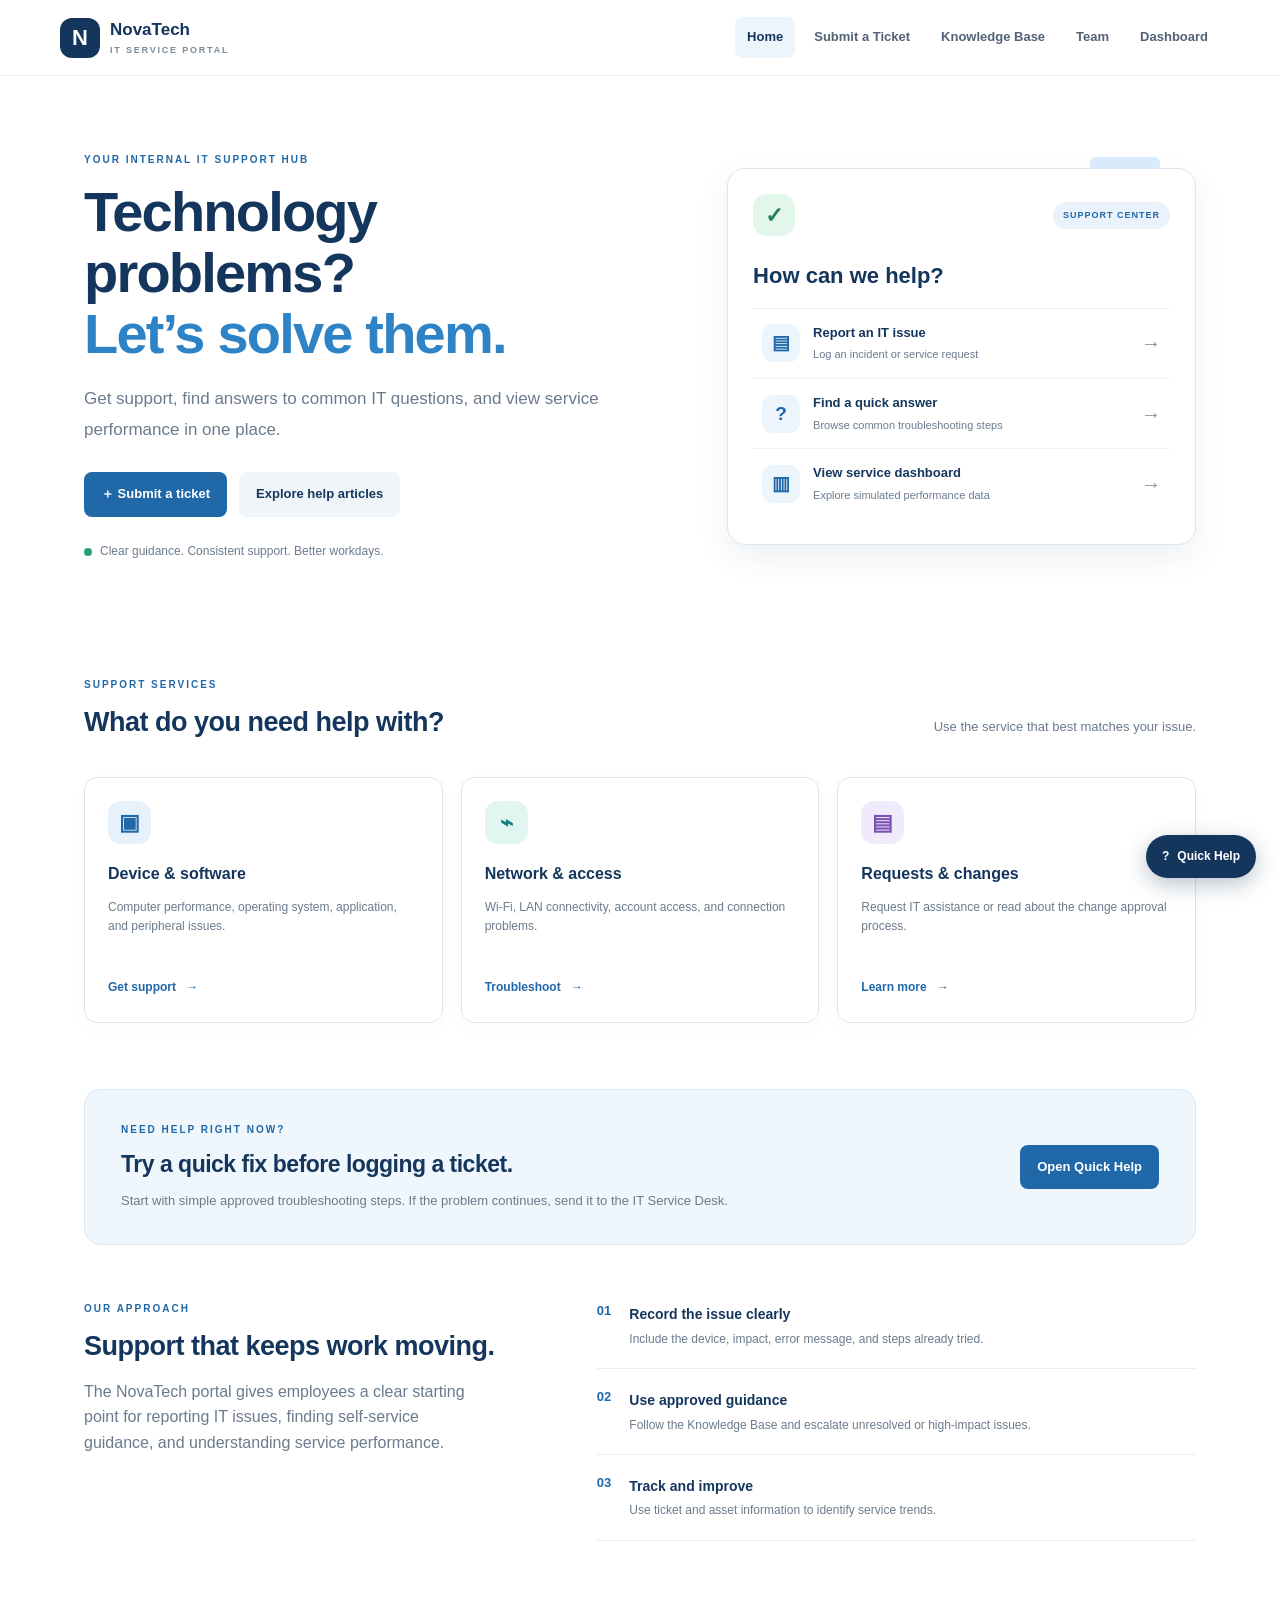
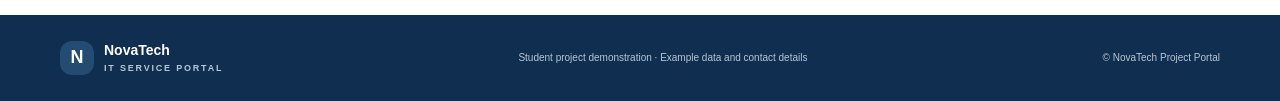
<file: index.html>
<!DOCTYPE html>
<html lang="en">
<head>
  <meta charset="UTF-8">
  <meta name="viewport" content="width=device-width, initial-scale=1.0">
  <title>NovaTech IT Service Portal</title>

  <meta
    http-equiv="refresh"
    content="0; url=./NovaTech_Public_Website/index.html"
  >

  <script>
    window.location.replace(
      "./NovaTech_Public_Website/index.html"
    );
  </script>
</head>
<body>
  <p>
    Opening NovaTech IT Service Portal...
    <a href="./NovaTech_Public_Website/index.html">
      Click here if the website does not open.
    </a>
  </p>
</body>
</html>
</file>
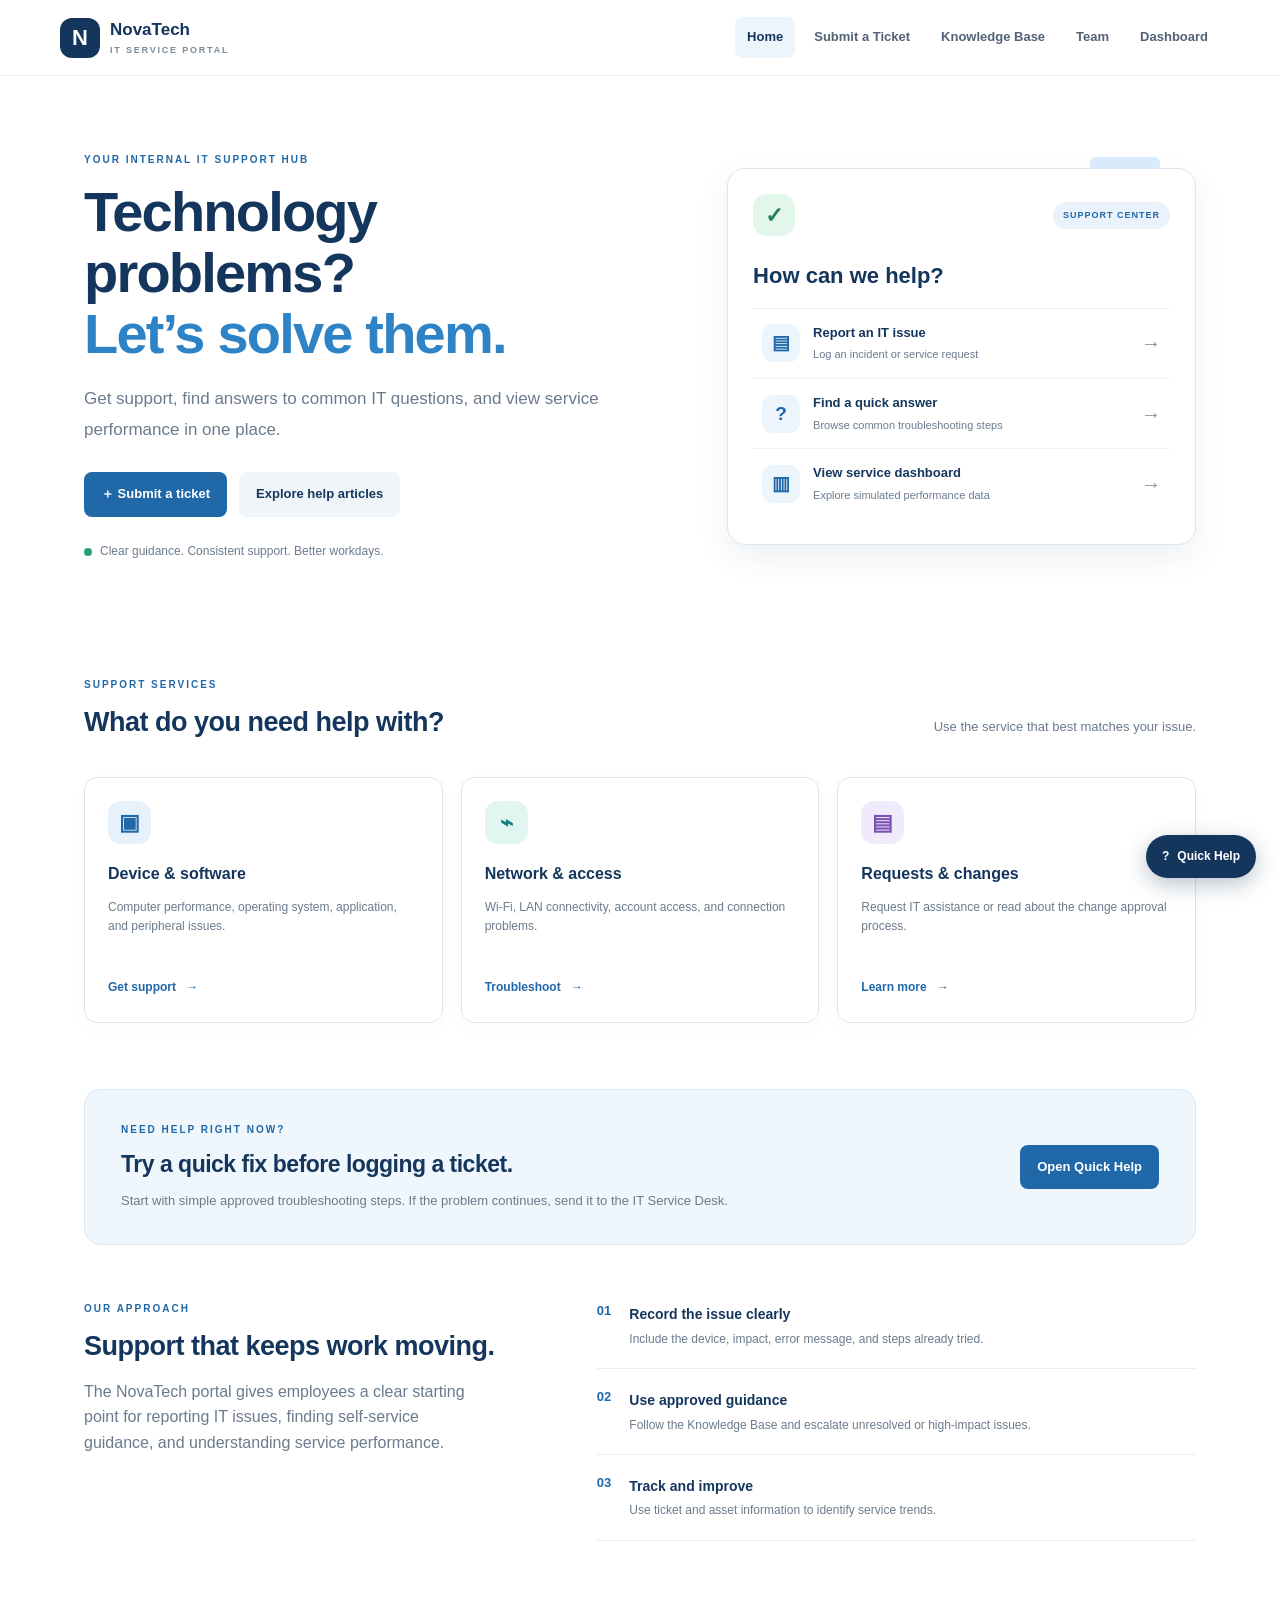
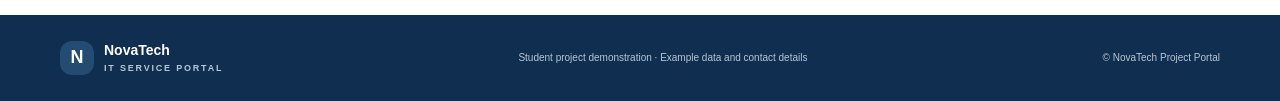
<file: NovaTech_Public_Website/index.html>
<!DOCTYPE html>
<html lang="en">
<head>
  <meta charset="UTF-8"><meta name="viewport" content="width=device-width, initial-scale=1.0">
  <title>NovaTech | IT Service Portal</title><link rel="stylesheet" href="css/style.css"><script src="js/script.js" defer></script>
</head>
<body>
<header class="site-header"><a class="brand" href="index.html"><span class="brand-mark">N</span><span>NovaTech <small>IT SERVICE PORTAL</small></span></a><button class="menu-toggle" aria-label="Toggle navigation" aria-expanded="false">☰</button><nav class="nav"><a class="active" href="index.html">Home</a><a href="submit-ticket.html">Submit a Ticket</a><a href="knowledge-base.html">Knowledge Base</a><a href="team.html">Team</a><a href="dashboard.html">Dashboard</a></nav></header>
<main>
  <section class="hero"><div class="hero-copy"><p class="eyebrow">YOUR INTERNAL IT SUPPORT HUB</p><h1>Technology problems?<br><span>Let’s solve them.</span></h1><p class="lead">Get support, find answers to common IT questions, and view service performance in one place.</p><div class="hero-actions"><a class="button button-primary" href="submit-ticket.html">＋ Submit a ticket</a><a class="button button-light" href="knowledge-base.html">Explore help articles</a></div><div class="hero-note"><span class="status-dot"></span> Clear guidance. Consistent support. Better workdays.</div></div><div class="hero-panel"><div class="panel-top"><span class="circle-icon">✓</span><span class="pill pill-blue">SUPPORT CENTER</span></div><h2>How can we help?</h2><a class="quick-link" href="submit-ticket.html"><span class="quick-icon">▤</span><span><b>Report an IT issue</b><small>Log an incident or service request</small></span><span class="arrow">→</span></a><a class="quick-link" href="knowledge-base.html"><span class="quick-icon">?</span><span><b>Find a quick answer</b><small>Browse common troubleshooting steps</small></span><span class="arrow">→</span></a><a class="quick-link" href="dashboard.html"><span class="quick-icon">▥</span><span><b>View service dashboard</b><small>Explore simulated performance data</small></span><span class="arrow">→</span></a></div></section>
  <section class="section"><div class="section-heading"><div><p class="eyebrow">SUPPORT SERVICES</p><h2>What do you need help with?</h2></div><p>Use the service that best matches your issue.</p></div><div class="grid-3"><article class="service-card"><div class="card-icon blue">▣</div><h3>Device & software</h3><p>Computer performance, operating system, application, and peripheral issues.</p><a href="submit-ticket.html">Get support <span>→</span></a></article><article class="service-card"><div class="card-icon teal">⌁</div><h3>Network & access</h3><p>Wi-Fi, LAN connectivity, account access, and connection problems.</p><a href="knowledge-base.html">Troubleshoot <span>→</span></a></article><article class="service-card"><div class="card-icon violet">▤</div><h3>Requests & changes</h3><p>Request IT assistance or read about the change approval process.</p><a href="knowledge-base.html#change-requests">Learn more <span>→</span></a></article></div></section>
  <section class="callout"><div><p class="eyebrow">NEED HELP RIGHT NOW?</p><h2>Try a quick fix before logging a ticket.</h2><p>Start with simple approved troubleshooting steps. If the problem continues, send it to the IT Service Desk.</p></div><button class="button button-primary" data-open-help>Open Quick Help</button></section>
  <section class="section two-col"><div><p class="eyebrow">OUR APPROACH</p><h2>Support that keeps work moving.</h2><p class="muted">The NovaTech portal gives employees a clear starting point for reporting IT issues, finding self-service guidance, and understanding service performance.</p></div><div class="principles"><div><span>01</span><section><b>Record the issue clearly</b><p>Include the device, impact, error message, and steps already tried.</p></section></div><div><span>02</span><section><b>Use approved guidance</b><p>Follow the Knowledge Base and escalate unresolved or high-impact issues.</p></section></div><div><span>03</span><section><b>Track and improve</b><p>Use ticket and asset information to identify service trends.</p></section></div></div></section>
</main>
<footer class="site-footer"><div class="brand brand-footer"><span class="brand-mark">N</span><span>NovaTech <small>IT SERVICE PORTAL</small></span></div><p>Student project demonstration · Example data and contact details</p><p>© NovaTech Project Portal</p></footer>
<div class="help-widget" aria-live="polite"><button class="help-fab" aria-expanded="false" aria-controls="help-panel">? <span>Quick Help</span></button><section class="help-panel" id="help-panel" hidden><div class="help-panel-head"><b>Quick Help</b><button class="help-close" aria-label="Close Quick Help">×</button></div><p>Select an issue to see first steps.</p><div class="help-options"><button data-help-topic="wifi">Wi-Fi problem</button><button data-help-topic="printer">Printer problem</button><button data-help-topic="slow">Slow computer</button></div><p class="help-answer" id="help-answer">Your suggested steps will appear here.</p><a class="button button-primary button-full" href="submit-ticket.html">Submit a ticket</a></section></div>
</body></html>
</file>
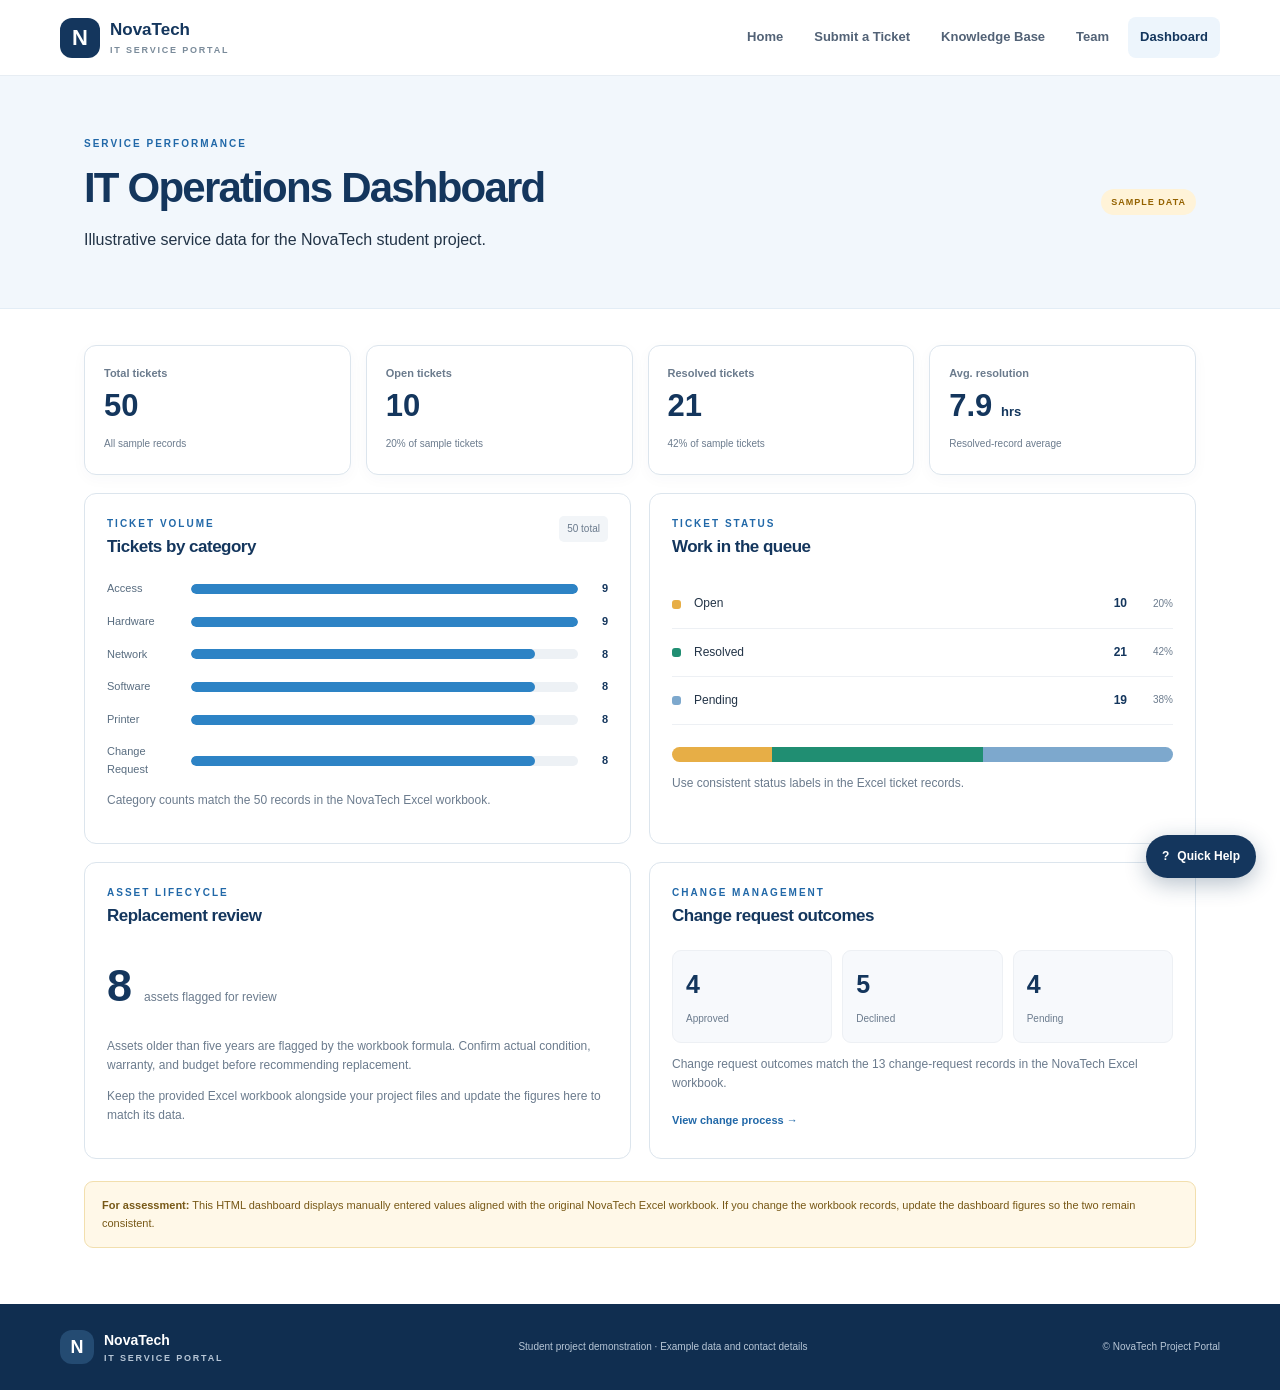
<file: NovaTech_Public_Website/dashboard.html>
<!DOCTYPE html><html lang="en"><head><meta charset="UTF-8"><meta name="viewport" content="width=device-width, initial-scale=1.0"><title>Service Dashboard | NovaTech</title><link rel="stylesheet" href="css/style.css"><script src="js/script.js" defer></script></head><body>
<header class="site-header"><a class="brand" href="index.html"><span class="brand-mark">N</span><span>NovaTech <small>IT SERVICE PORTAL</small></span></a><button class="menu-toggle" aria-label="Toggle navigation" aria-expanded="false">☰</button><nav class="nav"><a href="index.html">Home</a><a href="submit-ticket.html">Submit a Ticket</a><a href="knowledge-base.html">Knowledge Base</a><a href="team.html">Team</a><a class="active" href="dashboard.html">Dashboard</a></nav></header>
<main><section class="page-hero dashboard-hero"><div><p class="eyebrow">SERVICE PERFORMANCE</p><h1>IT Operations Dashboard</h1><p>Illustrative service data for the NovaTech student project.</p></div><span class="pill pill-warning">SAMPLE DATA</span></section><section class="section dashboard-section"><div class="metric-grid"><article class="metric-card"><span>Total tickets</span><strong>50</strong><small>All sample records</small></article><article class="metric-card"><span>Open tickets</span><strong>10</strong><small>20% of sample tickets</small></article><article class="metric-card"><span>Resolved tickets</span><strong>21</strong><small>42% of sample tickets</small></article><article class="metric-card"><span>Avg. resolution</span><strong>7.9 <small>hrs</small></strong><small>Resolved-record average</small></article></div><div class="chart-grid"><article class="chart-card"><div class="chart-title"><div><p class="eyebrow">TICKET VOLUME</p><h2>Tickets by category</h2></div><span class="chart-tag">50 total</span></div><div class="bar-chart"><div class="bar-row"><span>Access</span><div class="bar-track"><div class="bar-fill" style="width:100%"></div></div><b>9</b></div><div class="bar-row"><span>Hardware</span><div class="bar-track"><div class="bar-fill" style="width:100%"></div></div><b>9</b></div><div class="bar-row"><span>Network</span><div class="bar-track"><div class="bar-fill" style="width:89%"></div></div><b>8</b></div><div class="bar-row"><span>Software</span><div class="bar-track"><div class="bar-fill" style="width:89%"></div></div><b>8</b></div><div class="bar-row"><span>Printer</span><div class="bar-track"><div class="bar-fill" style="width:89%"></div></div><b>8</b></div><div class="bar-row"><span>Change Request</span><div class="bar-track"><div class="bar-fill" style="width:89%"></div></div><b>8</b></div></div><p class="tiny muted">Category counts match the 50 records in the NovaTech Excel workbook.</p></article><article class="chart-card"><div class="chart-title"><div><p class="eyebrow">TICKET STATUS</p><h2>Work in the queue</h2></div></div><div class="status-list"><div><span class="status-swatch swatch-open"></span><span>Open</span><b>10</b><small>20%</small></div><div><span class="status-swatch swatch-resolved"></span><span>Resolved</span><b>21</b><small>42%</small></div><div><span class="status-swatch swatch-pending"></span><span>Pending</span><b>19</b><small>38%</small></div></div><div class="stacked-bar"><span class="stack-open"></span><span class="stack-resolved"></span><span class="stack-pending"></span></div><p class="tiny muted">Use consistent status labels in the Excel ticket records.</p></article><article class="chart-card"><div class="chart-title"><div><p class="eyebrow">ASSET LIFECYCLE</p><h2>Replacement review</h2></div></div><div class="big-summary"><strong>8</strong><span>assets flagged for review</span></div><p class="muted">Assets older than five years are flagged by the workbook formula. Confirm actual condition, warranty, and budget before recommending replacement.</p><p class="tiny muted">Keep the provided Excel workbook alongside your project files and update the figures here to match its data.</p></article><article class="chart-card"><div class="chart-title"><div><p class="eyebrow">CHANGE MANAGEMENT</p><h2>Change request outcomes</h2></div></div><div class="change-stats"><div><strong>4</strong><span>Approved</span></div><div><strong>5</strong><span>Declined</span></div><div><strong>4</strong><span>Pending</span></div></div><p class="tiny muted">Change request outcomes match the 13 change-request records in the NovaTech Excel workbook.</p><a href="knowledge-base.html#change-requests" class="text-link">View change process →</a></article></div><div class="notice"><b>For assessment:</b> This HTML dashboard displays manually entered values aligned with the original NovaTech Excel workbook. If you change the workbook records, update the dashboard figures so the two remain consistent.</div></section></main>
<footer class="site-footer"><div class="brand brand-footer"><span class="brand-mark">N</span><span>NovaTech <small>IT SERVICE PORTAL</small></span></div><p>Student project demonstration · Example data and contact details</p><p>© NovaTech Project Portal</p></footer><div class="help-widget"><button class="help-fab" aria-expanded="false" aria-controls="help-panel">? <span>Quick Help</span></button><section class="help-panel" id="help-panel" hidden><div class="help-panel-head"><b>Quick Help</b><button class="help-close" aria-label="Close Quick Help">×</button></div><p>Select an issue to see first steps.</p><div class="help-options"><button data-help-topic="wifi">Wi-Fi problem</button><button data-help-topic="printer">Printer problem</button><button data-help-topic="slow">Slow computer</button></div><p class="help-answer" id="help-answer">Your suggested steps will appear here.</p><a class="button button-primary button-full" href="submit-ticket.html">Submit a ticket</a></section></div></body></html>
</file>
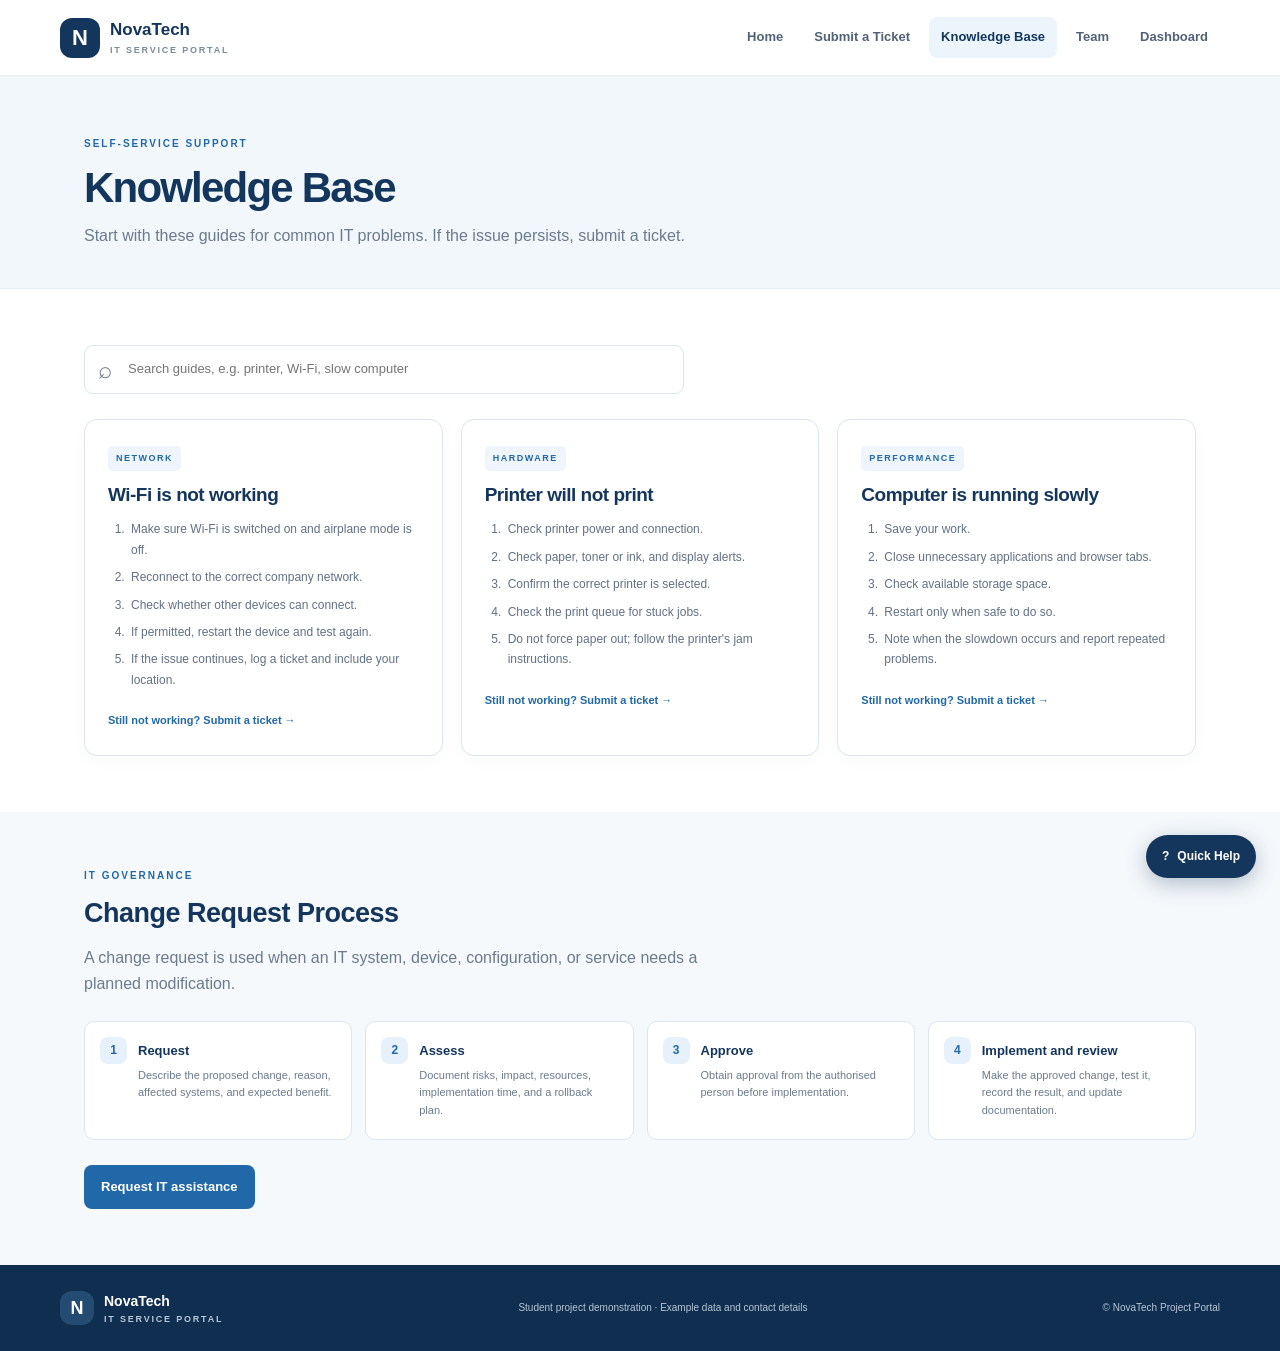
<file: NovaTech_Public_Website/knowledge-base.html>
<!DOCTYPE html><html lang="en"><head><meta charset="UTF-8"><meta name="viewport" content="width=device-width, initial-scale=1.0"><title>Knowledge Base | NovaTech</title><link rel="stylesheet" href="css/style.css"><script src="js/script.js" defer></script></head><body>
<header class="site-header"><a class="brand" href="index.html"><span class="brand-mark">N</span><span>NovaTech <small>IT SERVICE PORTAL</small></span></a><button class="menu-toggle" aria-label="Toggle navigation" aria-expanded="false">☰</button><nav class="nav"><a href="index.html">Home</a><a href="submit-ticket.html">Submit a Ticket</a><a class="active" href="knowledge-base.html">Knowledge Base</a><a href="team.html">Team</a><a href="dashboard.html">Dashboard</a></nav></header>
<main><section class="page-hero"><p class="eyebrow">SELF-SERVICE SUPPORT</p><h1>Knowledge Base</h1><p>Start with these guides for common IT problems. If the issue persists, submit a ticket.</p></section><section class="section"><div class="search-box"><span>⌕</span><input id="kb-search" type="search" placeholder="Search guides, e.g. printer, Wi-Fi, slow computer" aria-label="Search Knowledge Base"></div><div class="grid-3 kb-grid"><article class="article-card" data-search="wifi wi-fi network connection internet lan"><span class="article-label">NETWORK</span><h2>Wi-Fi is not working</h2><ol><li>Make sure Wi-Fi is switched on and airplane mode is off.</li><li>Reconnect to the correct company network.</li><li>Check whether other devices can connect.</li><li>If permitted, restart the device and test again.</li><li>If the issue continues, log a ticket and include your location.</li></ol><a href="submit-ticket.html">Still not working? Submit a ticket →</a></article><article class="article-card" data-search="printer printing paper jam toner ink queue"><span class="article-label">HARDWARE</span><h2>Printer will not print</h2><ol><li>Check printer power and connection.</li><li>Check paper, toner or ink, and display alerts.</li><li>Confirm the correct printer is selected.</li><li>Check the print queue for stuck jobs.</li><li>Do not force paper out; follow the printer's jam instructions.</li></ol><a href="submit-ticket.html">Still not working? Submit a ticket →</a></article><article class="article-card" data-search="computer slow performance memory storage restart applications"><span class="article-label">PERFORMANCE</span><h2>Computer is running slowly</h2><ol><li>Save your work.</li><li>Close unnecessary applications and browser tabs.</li><li>Check available storage space.</li><li>Restart only when safe to do so.</li><li>Note when the slowdown occurs and report repeated problems.</li></ol><a href="submit-ticket.html">Still not working? Submit a ticket →</a></article></div><p id="no-results" class="muted" hidden>No matching articles. Try another search or submit a support ticket.</p></section><section class="section change-section" id="change-requests"><div><p class="eyebrow">IT GOVERNANCE</p><h2>Change Request Process</h2><p class="muted">A change request is used when an IT system, device, configuration, or service needs a planned modification.</p></div><div class="process-list"><div><span>1</span><div><b>Request</b><p>Describe the proposed change, reason, affected systems, and expected benefit.</p></div></div><div><span>2</span><div><b>Assess</b><p>Document risks, impact, resources, implementation time, and a rollback plan.</p></div></div><div><span>3</span><div><b>Approve</b><p>Obtain approval from the authorised person before implementation.</p></div></div><div><span>4</span><div><b>Implement and review</b><p>Make the approved change, test it, record the result, and update documentation.</p></div></div></div><a class="button button-primary" href="submit-ticket.html">Request IT assistance</a></section></main>
<footer class="site-footer"><div class="brand brand-footer"><span class="brand-mark">N</span><span>NovaTech <small>IT SERVICE PORTAL</small></span></div><p>Student project demonstration · Example data and contact details</p><p>© NovaTech Project Portal</p></footer><div class="help-widget"><button class="help-fab" aria-expanded="false" aria-controls="help-panel">? <span>Quick Help</span></button><section class="help-panel" id="help-panel" hidden><div class="help-panel-head"><b>Quick Help</b><button class="help-close" aria-label="Close Quick Help">×</button></div><p>Select an issue to see first steps.</p><div class="help-options"><button data-help-topic="wifi">Wi-Fi problem</button><button data-help-topic="printer">Printer problem</button><button data-help-topic="slow">Slow computer</button></div><p class="help-answer" id="help-answer">Your suggested steps will appear here.</p><a class="button button-primary button-full" href="submit-ticket.html">Submit a ticket</a></section></div></body></html>
</file>
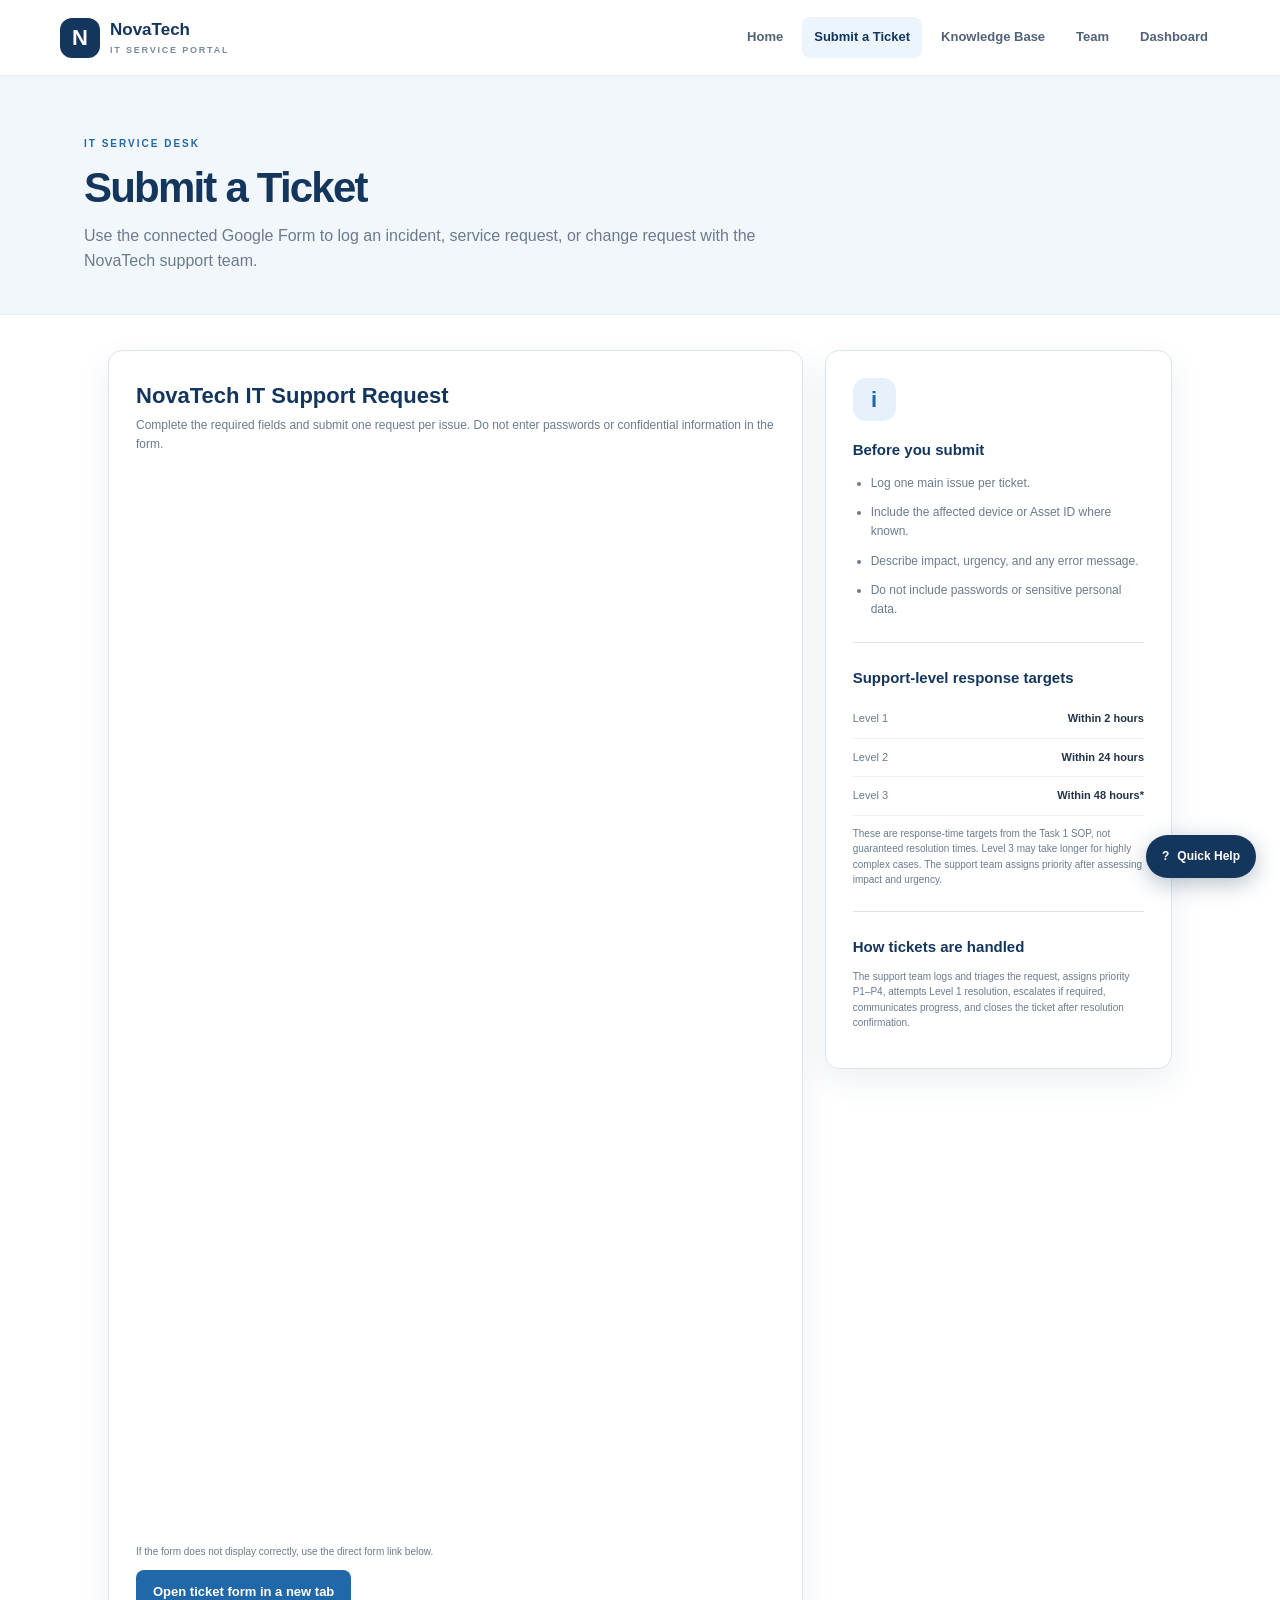
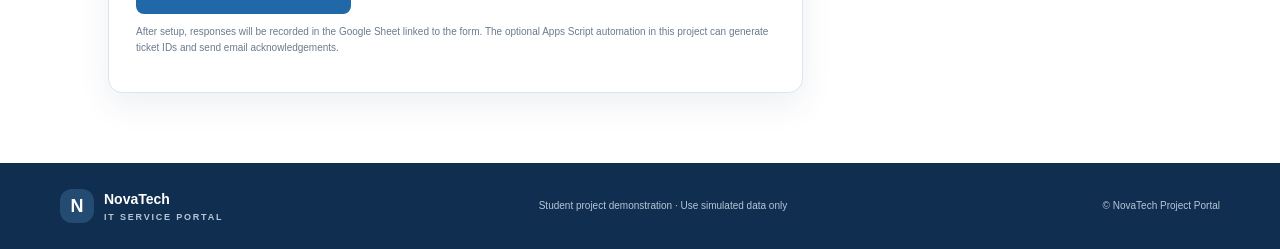
<file: NovaTech_Public_Website/submit-ticket.html>
<!DOCTYPE html>
<html lang="en">
<head>
  <meta charset="UTF-8">
  <meta name="viewport" content="width=device-width, initial-scale=1.0">
  <title>Submit a Ticket | NovaTech</title>
  <link rel="stylesheet" href="css/style.css">
  <script src="js/google-form-config.js" defer></script>
  <script src="js/script.js" defer></script>
</head>
<body>
<header class="site-header">
  <a class="brand" href="index.html"><span class="brand-mark">N</span><span>NovaTech <small>IT SERVICE PORTAL</small></span></a>
  <button class="menu-toggle" aria-label="Toggle navigation" aria-expanded="false">☰</button>
  <nav class="nav"><a href="index.html">Home</a><a class="active" href="submit-ticket.html">Submit a Ticket</a><a href="knowledge-base.html">Knowledge Base</a><a href="team.html">Team</a><a href="dashboard.html">Dashboard</a></nav>
</header>
<main>
  <section class="page-hero">
    <p class="eyebrow">IT SERVICE DESK</p>
    <h1>Submit a Ticket</h1>
    <p>Use the connected Google Form to log an incident, service request, or change request with the NovaTech support team.</p>
  </section>
  <section class="content-layout">
    <div class="form-card">
      <h2>NovaTech IT Support Request</h2>
      <p class="muted">Complete the required fields and submit one request per issue. Do not enter passwords or confidential information in the form.</p>
      <div id="google-form-setup-note" class="notice" role="status">
        <strong>Google Form connection not set up yet.</strong><br>
        Create and publish your required Google Form, copy its responder and embed links, then paste them into <code>js/google-form-config.js</code>. The form will appear here after you save the file and refresh this page.
        <p><a href="https://forms.google.com" target="_blank" rel="noopener">Open Google Forms to create the ticket form ↗</a></p>
      </div>
      <div id="google-form-connected" hidden>
        <iframe id="google-form-frame" title="NovaTech IT Support Request Google Form" loading="lazy" width="100%" height="1050" frameborder="0" marginheight="0" marginwidth="0">Loading…</iframe>
        <p class="form-note">If the form does not display correctly, use the direct form link below.</p>
        <a id="google-form-open-link" class="button button-primary" href="#" target="_blank" rel="noopener">Open ticket form in a new tab</a>
      </div>
      <p class="form-note">After setup, responses will be recorded in the Google Sheet linked to the form. The optional Apps Script automation in this project can generate ticket IDs and send email acknowledgements.</p>
    </div>
    <aside class="side-card">
      <div class="card-icon blue">i</div>
      <h3>Before you submit</h3>
      <ul class="check-list">
        <li>Log one main issue per ticket.</li>
        <li>Include the affected device or Asset ID where known.</li>
        <li>Describe impact, urgency, and any error message.</li>
        <li>Do not include passwords or sensitive personal data.</li>
      </ul>
      <hr>
      <h3>Support-level response targets</h3>
      <div class="sla-row"><span>Level 1</span><b>Within 2 hours</b></div>
      <div class="sla-row"><span>Level 2</span><b>Within 24 hours</b></div>
      <div class="sla-row"><span>Level 3</span><b>Within 48 hours*</b></div>
      <p class="tiny muted">These are response-time targets from the Task 1 SOP, not guaranteed resolution times. Level 3 may take longer for highly complex cases. The support team assigns priority after assessing impact and urgency.</p>
      <hr>
      <h3>How tickets are handled</h3>
      <p class="tiny muted">The support team logs and triages the request, assigns priority P1–P4, attempts Level 1 resolution, escalates if required, communicates progress, and closes the ticket after resolution confirmation.</p>
    </aside>
  </section>
</main>
<footer class="site-footer"><div class="brand brand-footer"><span class="brand-mark">N</span><span>NovaTech <small>IT SERVICE PORTAL</small></span></div><p>Student project demonstration · Use simulated data only</p><p>© NovaTech Project Portal</p></footer>
<div class="help-widget"><button class="help-fab" aria-expanded="false" aria-controls="help-panel">? <span>Quick Help</span></button><section class="help-panel" id="help-panel" hidden><div class="help-panel-head"><b>Quick Help</b><button class="help-close" aria-label="Close Quick Help">×</button></div><p>Select an issue to see first steps.</p><div class="help-options"><button data-help-topic="wifi">Wi-Fi problem</button><button data-help-topic="printer">Printer problem</button><button data-help-topic="slow">Slow computer</button></div><p class="help-answer" id="help-answer">Your suggested steps will appear here.</p><a class="button button-primary button-full" href="submit-ticket.html">Submit a ticket</a></section></div>
</body>
</html>
</file>
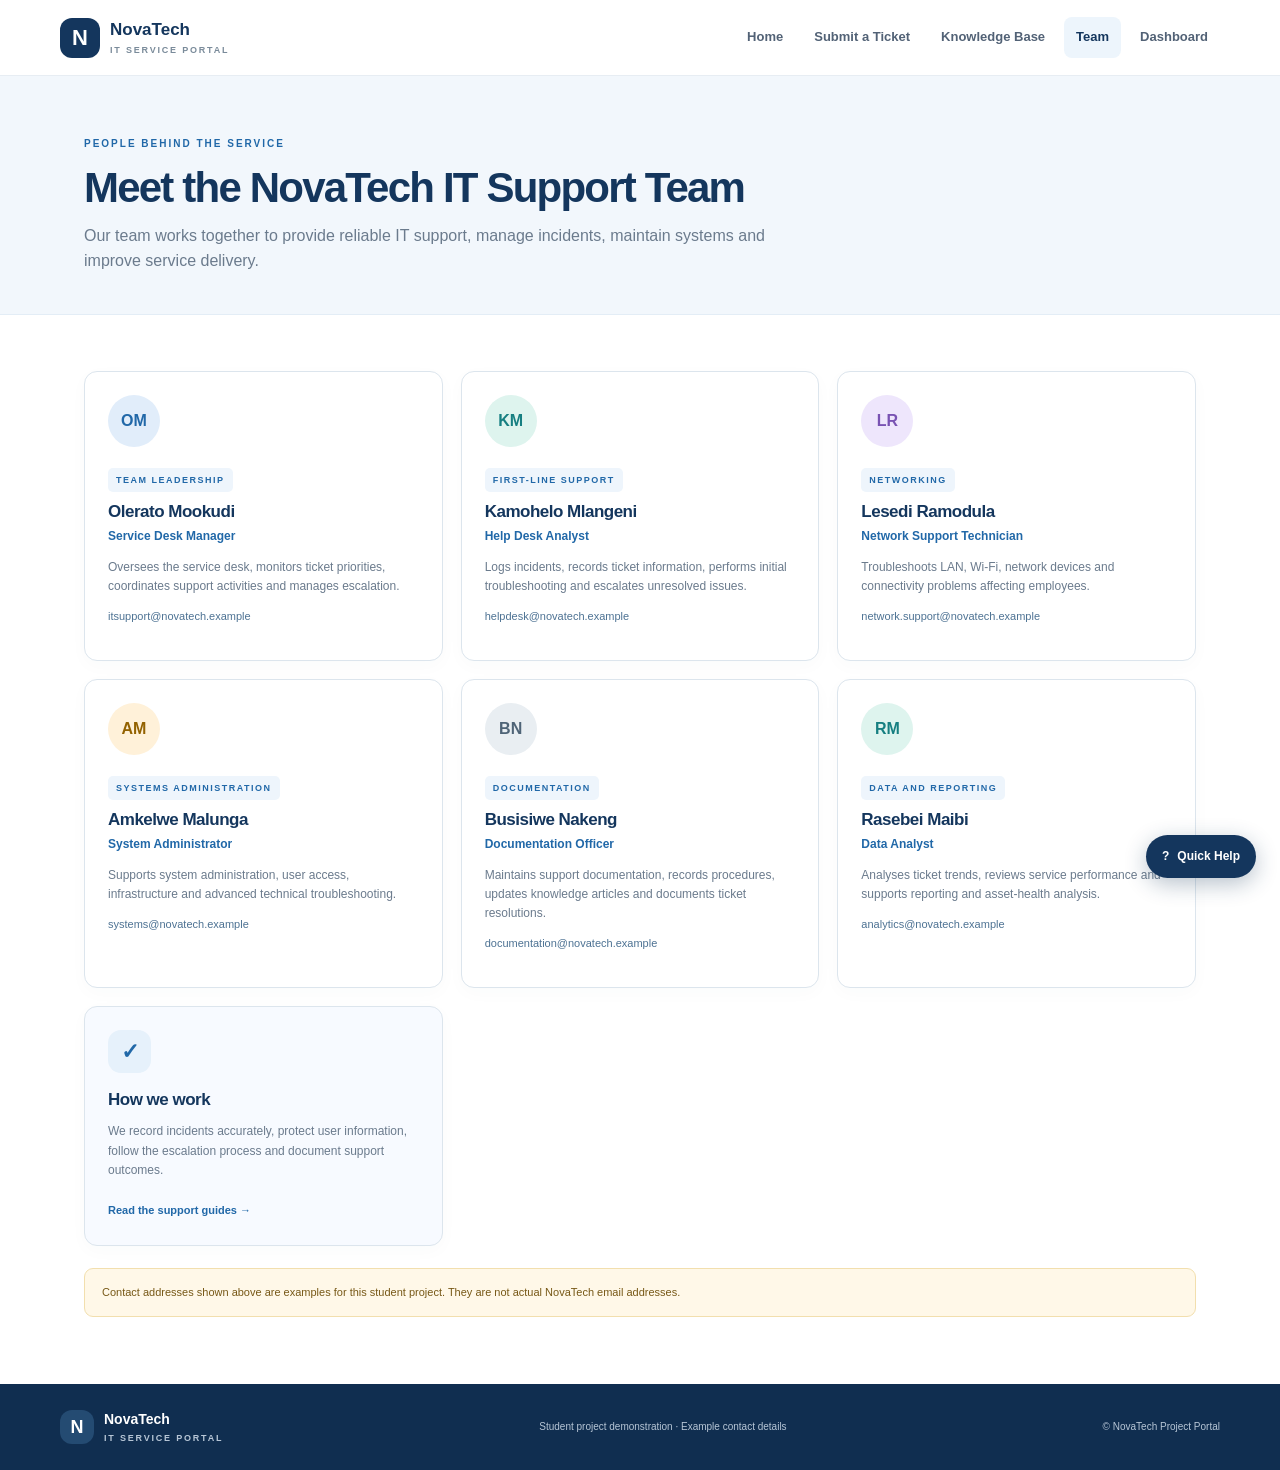
<file: NovaTech_Public_Website/team.html>
<!DOCTYPE html>
<html lang="en">
<head>
  <meta charset="UTF-8">
  <meta name="viewport" content="width=device-width, initial-scale=1.0">
  <title>Our Team | NovaTech</title>
  <link rel="stylesheet" href="css/style.css">
  <script src="js/script.js" defer></script>
</head>
<body>

<header class="site-header">
  <a class="brand" href="index.html">
    <span class="brand-mark">N</span>
    <span>NovaTech
      <small>IT SERVICE PORTAL</small>
    </span>
  </a>

  <button class="menu-toggle"
          aria-label="Toggle navigation"
          aria-expanded="false">☰</button>

  <nav class="nav">
    <a href="index.html">Home</a>
    <a href="submit-ticket.html">Submit a Ticket</a>
    <a href="knowledge-base.html">Knowledge Base</a>
    <a class="active" href="team.html">Team</a>
    <a href="dashboard.html">Dashboard</a>
  </nav>
</header>

<main>
  <section class="page-hero">
    <p class="eyebrow">PEOPLE BEHIND THE SERVICE</p>
    <h1>Meet the NovaTech IT Support Team</h1>
    <p>
      Our team works together to provide reliable IT support,
      manage incidents, maintain systems and improve service delivery.
    </p>
  </section>

  <section class="section">
    <div class="grid-3 team-grid">

      <article class="team-card">
        <div class="avatar">OM</div>
        <span class="article-label">TEAM LEADERSHIP</span>
        <h2>Olerato Mookudi</h2>
        <p class="role">Service Desk Manager</p>
        <p>
          Oversees the service desk, monitors ticket priorities,
          coordinates support activities and manages escalation.
        </p>
        <p class="contact-line">itsupport@novatech.example</p>
      </article>

      <article class="team-card">
        <div class="avatar avatar-teal">KM</div>
        <span class="article-label">FIRST-LINE SUPPORT</span>
        <h2>Kamohelo Mlangeni</h2>
        <p class="role">Help Desk Analyst</p>
        <p>
          Logs incidents, records ticket information, performs
          initial troubleshooting and escalates unresolved issues.
        </p>
        <p class="contact-line">helpdesk@novatech.example</p>
      </article>

      <article class="team-card">
        <div class="avatar avatar-violet">LR</div>
        <span class="article-label">NETWORKING</span>
        <h2>Lesedi Ramodula</h2>
        <p class="role">Network Support Technician</p>
        <p>
          Troubleshoots LAN, Wi-Fi, network devices and
          connectivity problems affecting employees.
        </p>
        <p class="contact-line">network.support@novatech.example</p>
      </article>

      <article class="team-card">
        <div class="avatar avatar-gold">AM</div>
        <span class="article-label">SYSTEMS ADMINISTRATION</span>
        <h2>Amkelwe Malunga</h2>
        <p class="role">System Administrator</p>
        <p>
          Supports system administration, user access,
          infrastructure and advanced technical troubleshooting.
        </p>
        <p class="contact-line">systems@novatech.example</p>
      </article>

      <article class="team-card">
        <div class="avatar avatar-slate">BN</div>
        <span class="article-label">DOCUMENTATION</span>
        <h2>Busisiwe Nakeng</h2>
        <p class="role">Documentation Officer</p>
        <p>
          Maintains support documentation, records procedures,
          updates knowledge articles and documents ticket resolutions.
        </p>
        <p class="contact-line">documentation@novatech.example</p>
      </article>

      <article class="team-card">
        <div class="avatar avatar-teal">RM</div>
        <span class="article-label">DATA AND REPORTING</span>
        <h2>Rasebei Maibi</h2>
        <p class="role">Data Analyst</p>
        <p>
          Analyses ticket trends, reviews service performance
          and supports reporting and asset-health analysis.
        </p>
        <p class="contact-line">analytics@novatech.example</p>
      </article>

      <article class="team-card team-note">
        <div class="card-icon blue">✓</div>
        <h2>How we work</h2>
        <p>
          We record incidents accurately, protect user information,
          follow the escalation process and document support outcomes.
        </p>
        <a href="knowledge-base.html">Read the support guides →</a>
      </article>

    </div>

    <p class="notice">
      Contact addresses shown above are examples for this student project.
      They are not actual NovaTech email addresses.
    </p>
  </section>
</main>

<footer class="site-footer">
  <div class="brand brand-footer">
    <span class="brand-mark">N</span>
    <span>NovaTech
      <small>IT SERVICE PORTAL</small>
    </span>
  </div>
  <p>Student project demonstration · Example contact details</p>
  <p>© NovaTech Project Portal</p>
</footer>

<div class="help-widget">
  <button class="help-fab"
          aria-expanded="false"
          aria-controls="help-panel">
    ? <span>Quick Help</span>
  </button>

  <section class="help-panel" id="help-panel" hidden>
    <div class="help-panel-head">
      <b>Quick Help</b>
      <button class="help-close" aria-label="Close Quick Help">×</button>
    </div>
    <p>Select an issue to see first steps.</p>
    <div class="help-options">
      <button data-help-topic="wifi">Wi-Fi problem</button>
      <button data-help-topic="printer">Printer problem</button>
      <button data-help-topic="slow">Slow computer</button>
    </div>
    <p class="help-answer" id="help-answer">
      Your suggested steps will appear here.
    </p>
    <a class="button button-primary button-full"
       href="submit-ticket.html">Submit a ticket</a>
  </section>
</div>

</body>
</html>
</file>
<file: NovaTech_Public_Website/css/style.css>
:root{--navy:#14365d;--blue:#2168a8;--blue2:#2d83c5;--pale:#edf5fc;--teal:#167f81;--ink:#233447;--muted:#6b7b8d;--line:#dce5ed;--bg:#f7f9fc;--white:#fff;--shadow:0 12px 32px rgba(27,59,89,.08)}*{box-sizing:border-box}html{scroll-behavior:smooth}body{margin:0;background:var(--white);font-family:Inter,Segoe UI,Arial,sans-serif;color:var(--ink);line-height:1.6}a{color:var(--blue);text-decoration:none}a:hover{text-decoration:underline}button,input,select,textarea{font:inherit}.site-header{height:auto;min-height:76px;padding:14px max(24px,calc((100% - 1160px)/2));display:flex;align-items:center;justify-content:space-between;gap:28px;border-bottom:1px solid #e7edf3;background:#fff;position:sticky;top:0;z-index:10}.brand{display:flex;align-items:center;gap:10px;color:var(--navy);font-size:17px;font-weight:800;line-height:1.15;white-space:nowrap}.brand:hover{text-decoration:none}.brand small{display:block;font-size:9px;letter-spacing:1.8px;font-weight:700;color:#7a8b9a;margin-top:5px}.brand-mark{width:40px;height:40px;border-radius:12px;display:grid;place-items:center;background:var(--navy);color:white;font-size:22px;font-weight:800}.nav{display:flex;align-items:center;gap:7px}.nav a{padding:10px 12px;border-radius:8px;color:#526276;font-size:13px;font-weight:650}.nav a:hover,.nav a.active{background:var(--pale);color:var(--navy);text-decoration:none}.menu-toggle{display:none;border:1px solid var(--line);border-radius:8px;background:#fff;color:var(--navy);padding:7px 11px}.hero{max-width:1160px;margin:auto;padding:76px 24px 60px;display:grid;grid-template-columns:1.1fr .9fr;gap:70px;align-items:center}.eyebrow{font-size:10px;letter-spacing:2px;font-weight:800;color:var(--blue);margin:0 0 13px}.hero h1,.page-hero h1{font-size:clamp(36px,4.6vw,56px);letter-spacing:-1.8px;line-height:1.09;color:var(--navy);margin:0 0 20px}.hero h1 span{color:var(--blue2)}.lead{font-size:17px;max-width:520px;color:var(--muted);line-height:1.8}.hero-actions{display:flex;flex-wrap:wrap;gap:12px;margin:27px 0 25px}.button{display:inline-flex;align-items:center;justify-content:center;border:0;border-radius:8px;padding:12px 17px;font-size:13px;font-weight:750;cursor:pointer;text-decoration:none;transition:transform .15s,background .15s}.button:hover{text-decoration:none;transform:translateY(-1px)}.button-primary{background:var(--blue);color:#fff}.button-primary:hover{background:var(--navy);color:#fff}.button-light{background:#f0f5f9;color:var(--navy)}.button-full{width:100%}.hero-note{font-size:12px;color:var(--muted);display:flex;align-items:center;gap:8px}.status-dot{width:8px;height:8px;border-radius:100%;background:#27a37a;display:inline-block}.hero-panel{background:#fff;border:1px solid var(--line);border-radius:18px;padding:25px;box-shadow:var(--shadow);position:relative}.hero-panel:before{content:"";position:absolute;top:-12px;right:35px;width:70px;height:12px;border-radius:6px 6px 0 0;background:#d9eafa}.panel-top{display:flex;align-items:center;justify-content:space-between;margin-bottom:22px}.circle-icon{width:42px;height:42px;display:grid;place-items:center;border-radius:14px;background:#e2f6ec;color:#208259;font-size:22px;font-weight:800}.pill{display:inline-flex;align-items:center;border-radius:999px;padding:6px 10px;font-size:9px;font-weight:800;letter-spacing:1px}.pill-blue{background:#eaf3fc;color:var(--blue)}.pill-warning{background:#fff3d8;color:#946200}.hero-panel h2{font-size:22px;margin:0 0 14px;color:var(--navy)}.quick-link{display:flex;align-items:center;gap:13px;padding:14px 9px;border-top:1px solid #edf1f5;color:var(--ink)}.quick-link:hover{background:#f8fbfe;text-decoration:none}.quick-link span:nth-child(2){flex:1}.quick-link b,.quick-link small{display:block}.quick-link b{font-size:13px;color:var(--navy)}.quick-link small{font-size:11px;color:var(--muted);margin-top:3px}.quick-icon{width:38px;height:38px;border-radius:11px;background:#edf5fc;display:grid;place-items:center;color:var(--blue);font-weight:800;font-size:19px}.arrow{font-size:20px;color:#7c91a4}.section{max-width:1160px;margin:auto;padding:56px 24px}.section-heading{display:flex;align-items:end;justify-content:space-between;gap:24px;margin-bottom:26px}.section h2,.callout h2{font-size:27px;letter-spacing:-.5px;line-height:1.2;color:var(--navy);margin:0 0 12px}.section-heading>p,.muted{color:var(--muted)}.section-heading>p{max-width:330px;font-size:13px}.grid-3{display:grid;grid-template-columns:repeat(3,minmax(0,1fr));gap:18px}.service-card,.article-card,.team-card{padding:23px;border:1px solid var(--line);border-radius:13px;background:#fff;box-shadow:0 5px 18px rgba(31,65,94,.025)}.card-icon{width:43px;height:43px;border-radius:13px;display:grid;place-items:center;font-size:22px;font-weight:750;margin-bottom:17px}.card-icon.blue{background:#e6f1fb;color:var(--blue)}.card-icon.teal{background:#e1f5f1;color:var(--teal)}.card-icon.violet{background:#f0eafd;color:#7953b3}.service-card h3{margin:0 0 7px;color:var(--navy);font-size:16px}.service-card p{font-size:12px;color:var(--muted);min-height:60px}.service-card a{display:inline-block;font-size:12px;font-weight:800;margin-top:8px}.service-card a span{padding-left:7px}.callout{max-width:1112px;margin:10px auto 0;padding:32px 36px;background:#eff6fc;border:1px solid #d9e8f6;border-radius:16px;display:flex;align-items:center;justify-content:space-between;gap:28px}.callout h2{font-size:23px}.callout p:not(.eyebrow){font-size:13px;color:var(--muted);max-width:630px;margin-bottom:0}.two-col{display:grid;grid-template-columns:.85fr 1.15fr;gap:70px;align-items:start}.two-col>div:first-child>p:last-child{max-width:390px}.principles>div{display:flex;gap:18px;padding:0 0 19px;margin-bottom:18px;border-bottom:1px solid #e8edf2}.principles>div>span{font-size:13px;color:var(--blue);font-weight:850}.principles b{color:var(--navy);font-size:14px}.principles p{color:var(--muted);font-size:12px;margin:3px 0 0}.site-footer{background:#102e50;color:#d7e2ee;padding:26px max(24px,calc((100% - 1160px)/2));display:flex;align-items:center;justify-content:space-between;gap:20px;font-size:10px}.site-footer p{margin:0;color:#b7c6d6}.brand-footer{color:#fff;font-size:14px}.brand-footer small{color:#b7c6d6}.brand-footer .brand-mark{background:#244b72;width:34px;height:34px;font-size:18px}.page-hero{padding:60px max(24px,calc((100% - 1112px)/2)) 40px;background:#f2f7fc;border-bottom:1px solid #e3edf6}.page-hero h1{font-size:42px;margin-bottom:12px}.page-hero>p:last-child{margin:0;color:var(--muted);max-width:710px}.content-layout{max-width:1112px;margin:auto;padding:35px 24px 70px;display:grid;grid-template-columns:1.5fr .75fr;gap:22px;align-items:start}.form-card,.side-card{padding:27px;border:1px solid var(--line);border-radius:14px;box-shadow:var(--shadow);background:white}.form-card h2{margin:0 0 3px;color:var(--navy);font-size:22px}.form-card>.muted{font-size:12px;margin:3px 0 22px}.form-grid{display:grid;grid-template-columns:1fr 1fr;gap:17px}.form-grid label{font-size:12px;font-weight:750;color:#334a60}.form-grid input,.form-grid select,.form-grid textarea{display:block;margin-top:7px;width:100%;border:1px solid #cfdae5;border-radius:7px;padding:11px 12px;background:#fff;color:var(--ink);font-size:13px;outline-color:#6da7d8}.form-grid textarea{resize:vertical}.full-width{grid-column:1/-1}.consent{display:flex;gap:9px;align-items:flex-start;font-size:11px;color:var(--muted);margin:20px 0}.consent input{margin-top:4px}.form-note,.tiny{font-size:10px;color:var(--muted);line-height:1.55}.form-success{margin-top:16px;background:#e7f7ed;border:1px solid #bbe7cc;color:#176c3c;border-radius:8px;padding:13px;font-size:13px}.side-card h3{color:var(--navy);font-size:15px;margin:0 0 10px}.check-list{padding-left:18px;font-size:12px;color:var(--muted)}.check-list li{margin-bottom:10px}.side-card hr{border:0;border-top:1px solid var(--line);margin:23px 0}.sla-row{display:flex;justify-content:space-between;gap:10px;font-size:11px;padding:10px 0;border-bottom:1px solid #eef1f4}.sla-row span{color:var(--muted)}.kb-grid{align-items:stretch}.search-box{max-width:600px;margin:0 0 25px;position:relative}.search-box span{position:absolute;left:14px;top:6px;font-size:24px;color:var(--muted)}.search-box input{width:100%;border:1px solid var(--line);border-radius:9px;padding:13px 14px 13px 43px;font-size:13px}.article-label{display:inline-block;font-size:9px;letter-spacing:1.5px;font-weight:850;color:var(--blue);background:#eef5fc;padding:5px 8px;border-radius:5px}.article-card h2,.team-card h2{color:var(--navy);font-size:19px;margin:13px 0}.article-card ol{padding-left:20px;color:#617184;font-size:12px;line-height:1.7}.article-card li{padding-left:3px;margin-bottom:7px}.article-card>a,.team-card>a{display:inline-block;font-size:11px;font-weight:800;margin-top:10px}.change-section{background:#f6f9fc;max-width:none;padding-left:max(24px,calc((100% - 1112px)/2));padding-right:max(24px,calc((100% - 1112px)/2))}.change-section>div:first-child{max-width:650px}.process-list{display:grid;grid-template-columns:repeat(4,1fr);gap:13px;margin:25px 0}.process-list>div{display:flex;gap:11px;background:white;border:1px solid var(--line);border-radius:10px;padding:15px}.process-list>div>span{width:27px;height:27px;border-radius:8px;display:grid;place-items:center;background:#e6f1fb;color:var(--blue);font-size:12px;font-weight:800;flex-shrink:0}.process-list b{font-size:13px;color:var(--navy)}.process-list p{font-size:11px;color:var(--muted);margin:4px 0}.team-card .avatar{width:52px;height:52px;border-radius:50%;background:#e1edfa;color:var(--blue);display:grid;place-items:center;font-weight:850;margin-bottom:18px}.avatar-teal{background:#def4ee!important;color:var(--teal)!important}.avatar-violet{background:#eee6fc!important;color:#7953b3!important}.avatar-gold{background:#fff1d9!important;color:#936200!important}.avatar-slate{background:#e9eef2!important;color:#4f6477!important}.team-card h2{font-size:17px;margin:10px 0 0}.team-card .role{color:var(--blue);font-weight:750;font-size:12px;margin:4px 0 11px}.team-card p:not(.role){font-size:12px;color:var(--muted)}.contact-line{overflow-wrap:anywhere;font-size:11px!important;color:#4d7293!important}.team-note{background:#f7faff}.notice{padding:15px 17px;border-radius:9px;background:#fff8e8;border:1px solid #f2dfae;color:#775816;font-size:11px;line-height:1.6;margin-top:22px}.dashboard-hero{display:flex;align-items:center;justify-content:space-between;gap:25px}.dashboard-section{padding-top:36px}.metric-grid{display:grid;grid-template-columns:repeat(4,1fr);gap:15px;margin-bottom:18px}.metric-card{border:1px solid var(--line);border-radius:12px;padding:19px;background:white;box-shadow:0 4px 15px rgba(31,65,94,.03)}.metric-card>span{display:block;font-size:11px;color:var(--muted);font-weight:700}.metric-card>strong{display:block;font-size:31px;color:var(--navy);line-height:1.5}.metric-card>strong small{font-size:13px}.metric-card>small{font-size:10px;color:var(--muted)}.chart-grid{display:grid;grid-template-columns:1fr 1fr;gap:18px}.chart-card{border:1px solid var(--line);border-radius:12px;background:#fff;padding:22px;min-width:0}.chart-title{display:flex;align-items:start;justify-content:space-between;gap:12px;margin-bottom:23px}.chart-title .eyebrow{margin-bottom:5px}.chart-title h2{color:var(--navy);font-size:17px;margin:0}.chart-tag{font-size:10px;color:var(--muted);background:#f2f5f8;padding:5px 8px;border-radius:5px}.bar-chart{display:grid;gap:15px}.bar-row{display:grid;grid-template-columns:74px 1fr 20px;align-items:center;gap:10px;font-size:11px}.bar-row>span{color:#596d80}.bar-row>b{text-align:right;color:var(--navy)}.bar-track{height:10px;background:#edf1f5;border-radius:20px;overflow:hidden}.bar-fill{height:100%;border-radius:20px;background:var(--blue2)}.status-list>div{display:grid;grid-template-columns:12px 1fr 38px 36px;gap:10px;align-items:center;padding:14px 0;border-bottom:1px solid #edf0f4;font-size:12px}.status-list b{text-align:right;color:var(--navy)}.status-list small{color:var(--muted);text-align:right}.status-swatch{width:9px;height:9px;border-radius:3px}.swatch-open{background:#e7ae46}.swatch-resolved{background:#208e72}.swatch-pending{background:#7da8cd}.stacked-bar{display:flex;height:15px;border-radius:20px;overflow:hidden;margin-top:22px}.stacked-bar span{display:block}.stack-open{width:20%;background:#e7ae46}.stack-resolved{width:42%;background:#208e72}.stack-pending{width:38%;background:#7da8cd}.big-summary{display:flex;align-items:baseline;gap:12px;margin:15px 0}.big-summary strong{font-size:45px;color:var(--navy)}.big-summary span{font-size:12px;color:var(--muted)}.chart-card>p{font-size:12px}.text-link{display:inline-block;font-size:11px;font-weight:800;margin-top:8px}.change-stats{display:grid;grid-template-columns:repeat(3,1fr);gap:10px}.change-stats div{background:#f7f9fc;border:1px solid #edf0f4;border-radius:9px;padding:13px}.change-stats strong{display:block;font-size:25px;color:var(--navy)}.change-stats span{font-size:10px;color:var(--muted)}.help-widget{position:fixed;right:24px;bottom:22px;z-index:20}.help-fab{display:flex;gap:8px;align-items:center;border:0;border-radius:999px;padding:12px 16px;background:var(--navy);color:white;box-shadow:0 6px 22px #1535574d;font-size:12px;font-weight:800;cursor:pointer}.help-fab:first-letter{font-size:20px}.help-panel{position:absolute;right:0;bottom:58px;width:310px;padding:17px;background:#fff;border:1px solid var(--line);border-radius:13px;box-shadow:0 14px 42px rgba(17,48,77,.2)}.help-panel-head{display:flex;justify-content:space-between;align-items:center;color:var(--navy)}.help-close{border:0;background:#eef3f7;border-radius:6px;font-size:20px;cursor:pointer}.help-panel p{font-size:11px;color:var(--muted)}.help-options{display:grid;grid-template-columns:1fr;gap:6px}.help-options button{padding:8px 10px;text-align:left;border:1px solid var(--line);border-radius:7px;background:#f8fbfd;color:var(--navy);font-size:11px;cursor:pointer}.help-options button:hover{border-color:var(--blue)}.help-answer{background:#eef5fc;border-radius:7px;padding:11px;color:#39546c!important;line-height:1.6}.help-panel .button{font-size:11px;padding:10px}.hidden{display:none!important}@media(max-width:900px){.site-header{padding:13px 20px;flex-wrap:wrap}.menu-toggle{display:block}.nav{display:none;order:3;width:100%;flex-wrap:wrap}.nav.is-open{display:flex}.hero{gap:35px;padding-top:52px}.hero h1{font-size:42px}.grid-3{grid-template-columns:repeat(2,minmax(0,1fr))}.content-layout{grid-template-columns:1fr .7fr}.process-list{grid-template-columns:repeat(2,1fr)}.metric-grid{grid-template-columns:repeat(2,1fr)}.site-footer{flex-wrap:wrap}}@media(max-width:640px){.hero{grid-template-columns:1fr;padding:42px 20px}.hero-panel{max-width:none}.hero h1{font-size:39px}.section{padding:42px 20px}.section-heading{display:block}.section-heading>p{margin-top:0}.grid-3,.two-col,.content-layout,.chart-grid{grid-template-columns:1fr}.callout{margin:8px 20px 0;padding:24px;display:block}.callout .button{margin-top:18px}.two-col{gap:26px}.page-hero{padding:42px 20px 32px}.page-hero h1{font-size:36px}.form-grid{grid-template-columns:1fr}.full-width{grid-column:auto}.process-list{grid-template-columns:1fr}.metric-grid{grid-template-columns:repeat(2,minmax(0,1fr));gap:10px}.metric-card{padding:14px}.metric-card>strong{font-size:27px}.dashboard-hero{display:block}.dashboard-hero>.pill{margin-top:20px}.site-footer{padding:25px 20px;display:grid;justify-content:start}.help-widget{right:13px;bottom:13px}.help-panel{width:min(310px,calc(100vw - 26px))}.article-card p{min-height:0}}
</file>
